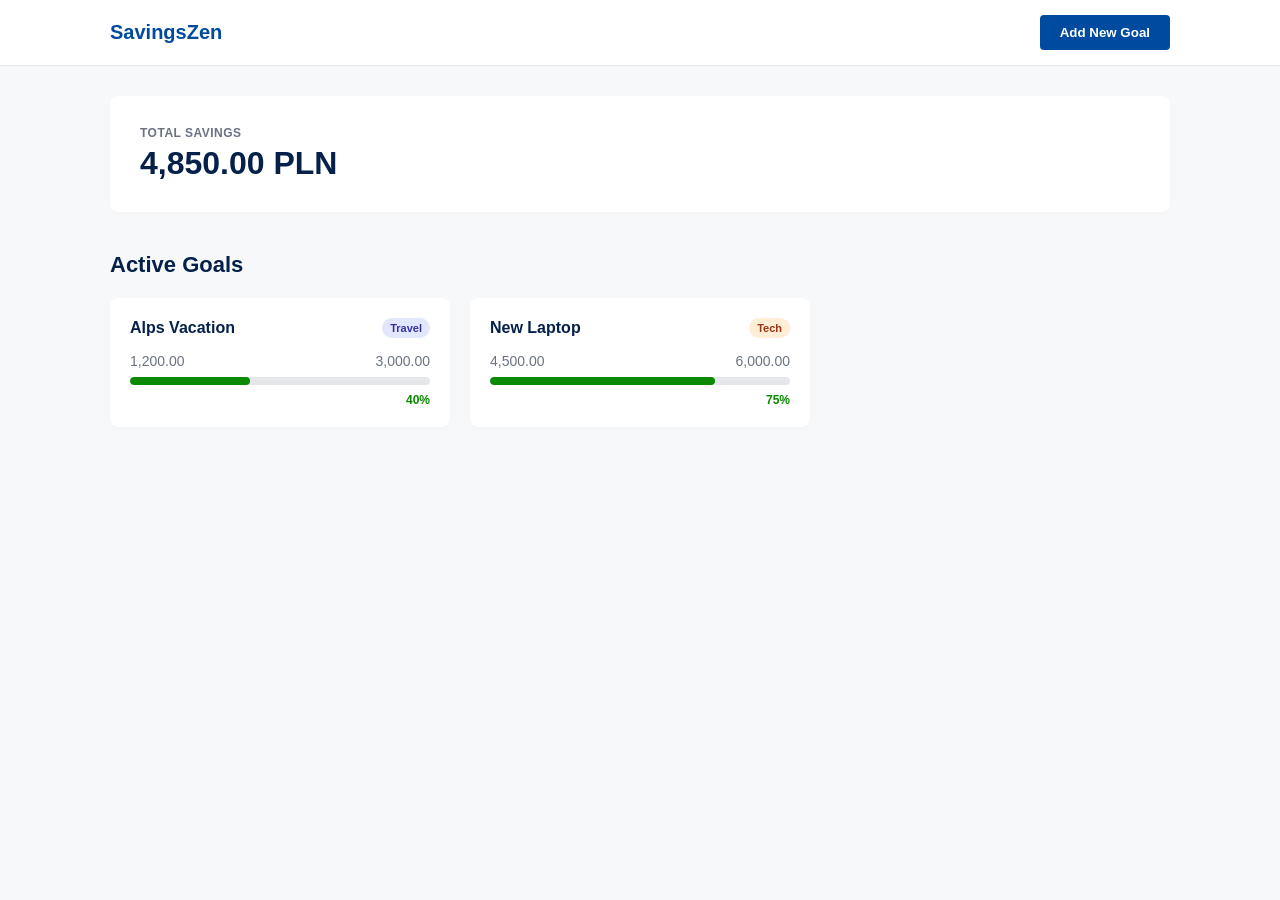
<file: index.html>
<!DOCTYPE html>
<html lang="pl">
<head>
    <meta charset="UTF-8">
    <meta name="viewport" content="width=device-width, initial-scale=1.0">
    <title>SavingsZen</title>
    <link rel="stylesheet" href="style.css">
</head>
<body>

    <header class="navbar">
        <div class="container nav-content">
            <h1 class="logo">SavingsZen</h1>
            <button class="btn-primary">Add New Goal</button>
        </div>
    </header>

    <main class="container">
        <section class="summary-card">
            <p class="summary-label">TOTAL SAVINGS</p>
            <h2 class="summary-amount">4,850.00 PLN</h2>
        </section>

        <section class="goals-section">
            <h3 class="section-title">Active Goals</h3>
            
            <div class="goals-grid">
                <article class="goal-card">
                    <div class="card-header">
                        <h4>Alps Vacation</h4>
                        <span class="badge badge-travel">Travel</span>
                    </div>
                    <div class="card-amounts">
                        <span class="current">1,200.00</span>
                        <span class="target">3,000.00</span>
                    </div>
                    <div class="progress-track">
                        <div class="progress-fill" style="width: 40%; background-color: #0b8a00;"></div>
                    </div>
                    <div class="card-footer">
                        <span class="percentage">40%</span>
                    </div>
                </article>

                <article class="goal-card">
                    <div class="card-header">
                        <h4>New Laptop</h4>
                        <span class="badge badge-tech">Tech</span>
                    </div>
                    <div class="card-amounts">
                        <span class="current">4,500.00</span>
                        <span class="target">6,000.00</span>
                    </div>
                    <div class="progress-track">
                        <div class="progress-fill" style="width: 75%; background-color: #0b8a00;"></div>
                    </div>
                    <div class="card-footer">
                        <span class="percentage">75%</span>
                    </div>
                </article>
            </div>
        </section>
    </main>

</body>
</html>
</file>
<file: style.css>
/* --- BAZOWE ZMIENNE I RESET --- */
:root {
    --bg-color: #f7f8fa;
    --card-bg: #ffffff;
    --text-main: #052049;
    --text-muted: #6b7280;
    --primary-blue: #004ba0;
    --progress-green: #0b8a00;
}

* {
    margin: 0;
    padding: 0;
    box-sizing: border-box;
    font-family: -apple-system, BlinkMacSystemFont, "Segoe UI", Roboto, sans-serif;
}

body {
    background-color: var(--bg-color);
    color: var(--text-main);
}

/* Ograniczenie szerokości na dużych ekranach */
.container {
    max-width: 1100px;
    margin: 0 auto;
    padding: 0 20px;
}

/* --- NAWIGACJA --- */
.navbar {
    background-color: var(--card-bg);
    border-bottom: 1px solid #e5e7eb;
    padding: 15px 0;
}

.nav-content {
    display: flex;
    justify-content: space-between;
    align-items: center;
}

.logo {
    font-size: 20px;
    color: var(--primary-blue);
}

.btn-primary {
    background-color: var(--primary-blue);
    color: white;
    border: none;
    padding: 10px 20px;
    border-radius: 4px;
    cursor: pointer;
    font-weight: 600;
}

/* --- KARTA PODSUMOWANIA --- */
.summary-card {
    background-color: var(--card-bg);
    padding: 30px;
    border-radius: 8px;
    margin-top: 30px;
    box-shadow: 0 2px 4px rgba(0,0,0,0.02);
}

.summary-label {
    font-size: 12px;
    color: var(--text-muted);
    font-weight: 600;
    letter-spacing: 0.5px;
    margin-bottom: 5px;
}

.summary-amount {
    font-size: 32px;
    font-weight: 700;
}

/* --- SEKCJA CELÓW --- */
.goals-section {
    margin-top: 40px;
}

.section-title {
    font-size: 22px;
    margin-bottom: 20px;
}

/* KARTY CELÓW - DOMYŚLNIE DESKTOP (3 KOLUMNY) */
.goals-grid {
    display: grid;
    grid-template-columns: repeat(3, 1fr);
    gap: 20px;
}

.goal-card {
    background-color: var(--card-bg);
    padding: 20px;
    border-radius: 8px;
    box-shadow: 0 2px 4px rgba(0,0,0,0.02);
}

.card-header {
    display: flex;
    justify-content: space-between;
    align-items: center;
    margin-bottom: 15px;
}

.badge {
    font-size: 11px;
    padding: 4px 8px;
    border-radius: 12px;
    font-weight: 600;
}

.badge-travel { background-color: #e0e7ff; color: #3730a3; }
.badge-tech { background-color: #ffedd5; color: #9a3412; }

.card-amounts {
    display: flex;
    justify-content: space-between;
    font-size: 14px;
    color: var(--text-muted);
    margin-bottom: 8px;
}

/* PASEK POSTĘPU */
.progress-track {
    background-color: #e5e7eb;
    height: 8px;
    border-radius: 4px;
    overflow: hidden;
    margin-bottom: 8px;
}

.progress-fill {
    height: 100%;
    border-radius: 4px;
}

.card-footer {
    text-align: right;
    font-size: 12px;
    font-weight: 700;
    color: var(--progress-green);
}

/* --- RWD: WERSJA MOBILNA --- */
@media (max-width: 768px) {
    .goals-grid {
        /* Na telefonach karty ustawiają się jedna pod drugą */
        grid-template-columns: 1fr; 
    }
    
    .nav-content {
        flex-direction: column;
        gap: 15px;
    }
}
</file>
